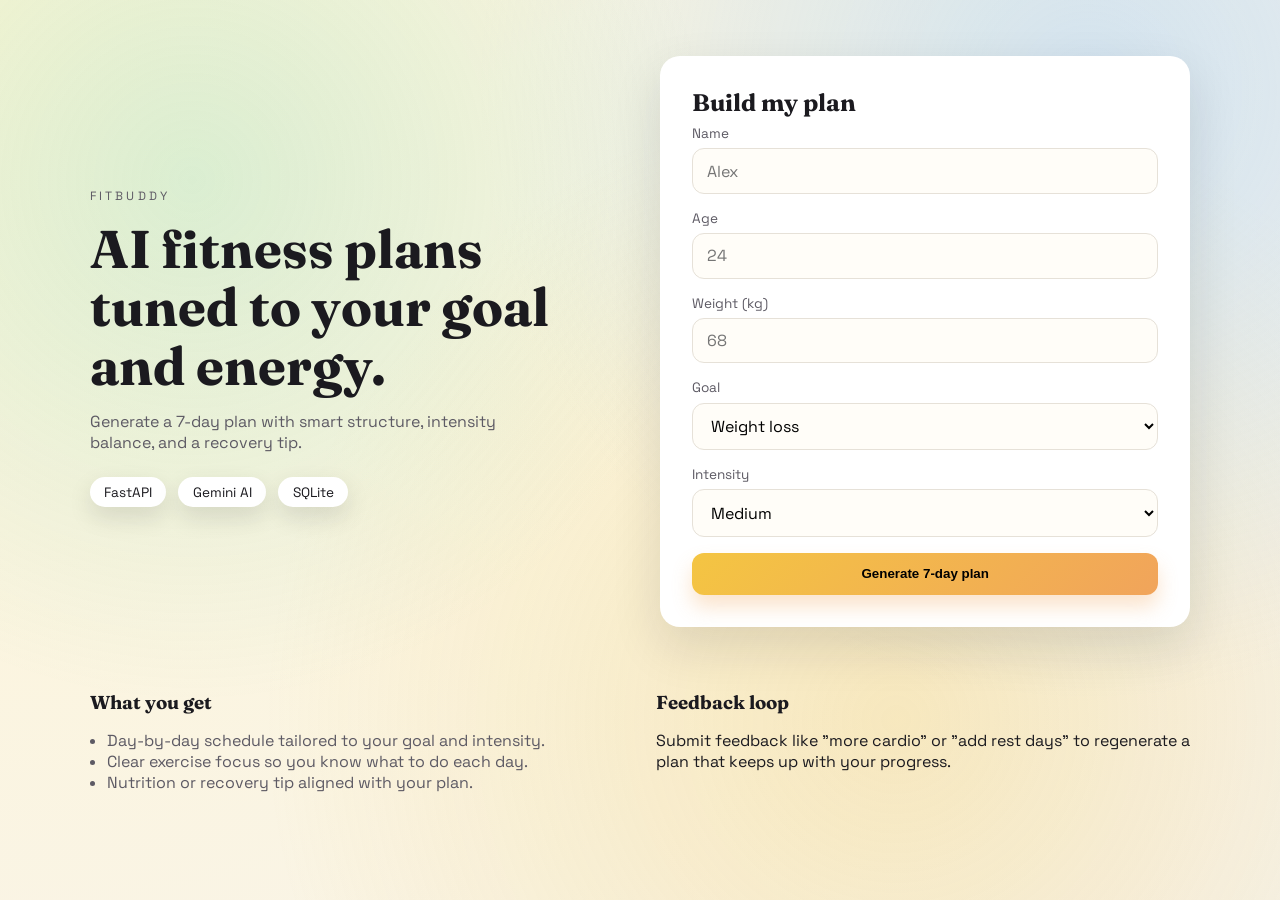
<file: templates/index.html>
<!DOCTYPE html>
<html lang="en">
<head>
  <meta charset="utf-8" />
  <meta name="viewport" content="width=device-width, initial-scale=1" />
  <title>FitBuddy – AI Fitness Plan Generator</title>
  <link rel="stylesheet" href="/static/styles.css" />
</head>
<body>
  <div class="bg-orbit"></div>
  <header class="hero">
    <div class="hero-left">
      <p class="eyebrow">FitBuddy</p>
      <h1>AI fitness plans tuned to your goal and energy.</h1>
      <p class="subhead">
        Generate a 7-day plan with smart structure, intensity balance, and a recovery tip.
      </p>
      <div class="hero-badges">
        <span>FastAPI</span>
        <span>Gemini AI</span>
        <span>SQLite</span>
      </div>
    </div>
    <div class="hero-card">
      <h2>Build my plan</h2>
      <form class="plan-form" method="post" action="/ui/generate">
        <label>
          Name
          <input type="text" name="name" placeholder="Alex" required />
        </label>
        <label>
          Age
          <input type="number" name="age" min="13" max="90" placeholder="24" required />
        </label>
        <label>
          Weight (kg)
          <input type="number" name="weight" min="30" max="300" placeholder="68" required />
        </label>
        <label>
          Goal
          <select name="goal" required>
            <option value="weight loss">Weight loss</option>
            <option value="muscle gain">Muscle gain</option>
            <option value="general wellness">General wellness</option>
          </select>
        </label>
        <label>
          Intensity
          <select name="intensity" required>
            <option value="low">Low</option>
            <option value="medium" selected>Medium</option>
            <option value="high">High</option>
          </select>
        </label>
        <button type="submit">Generate 7-day plan</button>
      </form>
    </div>
  </header>

  <section class="info">
    <div>
      <h3>What you get</h3>
      <ul>
        <li>Day-by-day schedule tailored to your goal and intensity.</li>
        <li>Clear exercise focus so you know what to do each day.</li>
        <li>Nutrition or recovery tip aligned with your plan.</li>
      </ul>
    </div>
    <div>
      <h3>Feedback loop</h3>
      <p>
        Submit feedback like "more cardio" or "add rest days" to regenerate a plan that
        keeps up with your progress.
      </p>
    </div>
  </section>
</body>
</html>
</file>
<file: static/styles.css>
@import url("https://fonts.googleapis.com/css2?family=Fraunces:wght@400;600&family=Space+Grotesk:wght@400;600&display=swap");

:root {
  --ink: #1b1a1f;
  --ink-soft: #5d5a64;
  --sun: #f4c542;
  --mint: #5fd3b3;
  --sky: #8ac4ff;
  --paper: #f6f3ee;
  --paper-strong: #ffffff;
  --shadow: rgba(27, 26, 31, 0.12);
}

* {
  box-sizing: border-box;
}

body {
  margin: 0;
  font-family: "Space Grotesk", "Segoe UI", sans-serif;
  color: var(--ink);
  background: radial-gradient(circle at top left, #fff6d6, var(--paper));
  min-height: 100vh;
}

.bg-orbit {
  position: fixed;
  inset: 0;
  background:
    radial-gradient(circle at 15% 20%, rgba(95, 211, 179, 0.22), transparent 40%),
    radial-gradient(circle at 85% 10%, rgba(138, 196, 255, 0.35), transparent 45%),
    radial-gradient(circle at 70% 80%, rgba(244, 197, 66, 0.25), transparent 55%);
  z-index: -1;
}

h1, h2, h3 {
  font-family: "Fraunces", "Georgia", serif;
  margin: 0 0 0.5rem 0;
}

.hero {
  display: grid;
  grid-template-columns: repeat(auto-fit, minmax(280px, 1fr));
  gap: 2.5rem;
  padding: 3.5rem 7vw 2rem;
  align-items: center;
}

.hero-left h1 {
  font-size: clamp(2.2rem, 2.4vw + 1.4rem, 3.6rem);
  line-height: 1.1;
}

.eyebrow {
  text-transform: uppercase;
  letter-spacing: 0.2rem;
  font-size: 0.75rem;
  color: var(--ink-soft);
  margin-bottom: 1rem;
}

.subhead {
  color: var(--ink-soft);
  max-width: 460px;
}

.hero-badges {
  margin-top: 1.5rem;
  display: flex;
  gap: 0.75rem;
  flex-wrap: wrap;
}

.hero-badges span {
  background: var(--paper-strong);
  border-radius: 999px;
  padding: 0.4rem 0.9rem;
  font-size: 0.85rem;
  box-shadow: 0 10px 25px var(--shadow);
}

.hero-card {
  background: var(--paper-strong);
  border-radius: 20px;
  padding: 2rem;
  box-shadow: 0 20px 50px rgba(27, 26, 31, 0.12);
  animation: floatIn 0.8s ease-out;
}

.plan-form {
  display: grid;
  gap: 1rem;
}

.plan-form label {
  font-size: 0.85rem;
  display: grid;
  gap: 0.4rem;
  color: var(--ink-soft);
}

.plan-form input,
.plan-form select,
.plan-form textarea {
  padding: 0.7rem 0.9rem;
  border-radius: 12px;
  border: 1px solid #e6e1d8;
  font-family: inherit;
  font-size: 1rem;
  background: #fffdf8;
}

.plan-form button,
.feedback button {
  padding: 0.85rem 1.2rem;
  border: none;
  border-radius: 12px;
  background: linear-gradient(135deg, var(--sun), #f1a45b);
  font-weight: 600;
  cursor: pointer;
  box-shadow: 0 12px 20px rgba(241, 164, 91, 0.3);
}

.info {
  display: grid;
  grid-template-columns: repeat(auto-fit, minmax(260px, 1fr));
  gap: 2rem;
  padding: 2rem 7vw 3rem;
}

.info ul {
  padding-left: 1.1rem;
  color: var(--ink-soft);
}

.plan-page {
  padding: 3rem 7vw 4rem;
  animation: fadeIn 0.6s ease-out;
}

.plan-header {
  display: flex;
  flex-direction: column;
  gap: 0.3rem;
}

.plan-meta {
  color: var(--ink-soft);
}

.tip-card {
  margin: 1.5rem 0 2rem;
  background: #fff8e1;
  padding: 1.2rem 1.6rem;
  border-radius: 16px;
  box-shadow: 0 12px 24px rgba(244, 197, 66, 0.2);
}

.plan-grid {
  display: grid;
  grid-template-columns: repeat(auto-fit, minmax(260px, 1fr));
  gap: 1.5rem;
}

.day-card {
  background: var(--paper-strong);
  border-radius: 16px;
  padding: 1.2rem;
  box-shadow: 0 12px 30px var(--shadow);
  animation: riseIn 0.5s ease-out;
}

.day-card ul {
  list-style: none;
  padding: 0;
  margin: 1rem 0 0;
  display: grid;
  gap: 0.8rem;
}

.ex-name {
  font-weight: 600;
}

.ex-meta {
  display: block;
  color: var(--ink-soft);
  font-size: 0.85rem;
}

.ex-notes {
  color: var(--ink-soft);
  font-size: 0.85rem;
  margin-top: 0.3rem;
}

.feedback {
  margin-top: 2.5rem;
  background: var(--paper-strong);
  padding: 1.5rem;
  border-radius: 16px;
  box-shadow: 0 12px 30px var(--shadow);
}

.feedback textarea {
  width: 100%;
  margin-bottom: 1rem;
}

@keyframes floatIn {
  from {
    opacity: 0;
    transform: translateY(20px);
  }
  to {
    opacity: 1;
    transform: translateY(0);
  }
}

@keyframes riseIn {
  from {
    opacity: 0;
    transform: translateY(15px);
  }
  to {
    opacity: 1;
    transform: translateY(0);
  }
}

@keyframes fadeIn {
  from {
    opacity: 0;
  }
  to {
    opacity: 1;
  }
}

@media (max-width: 700px) {
  .hero {
    padding: 2.5rem 6vw 1rem;
  }

  .plan-page {
    padding: 2.5rem 6vw 3rem;
  }
}
</file>
